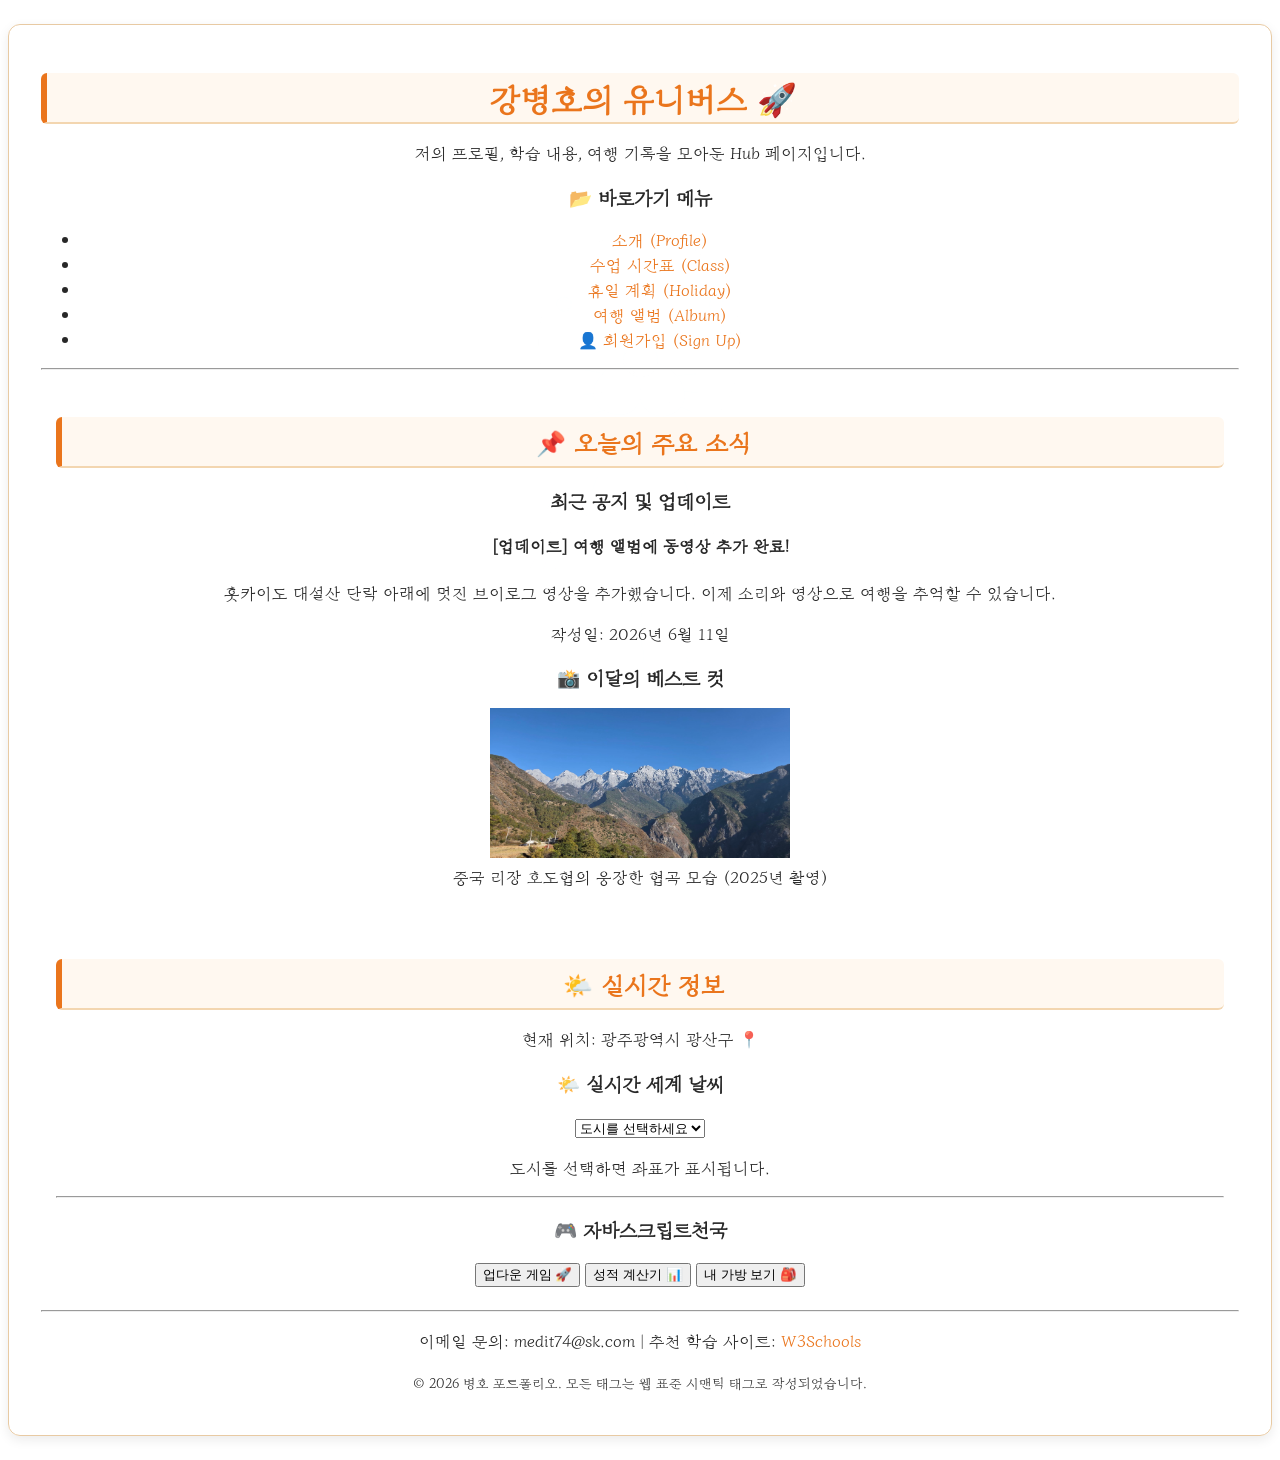
<file: html/index.html>
<!DOCTYPE html>
<html lang="ko">
<head>
    <meta charset="UTF-8">
    <meta name="viewport" content="width=device-width, initial-scale=1.0">
    <title>나의 개인 포털 메인</title>
    <link rel="stylesheet" href="../css/style.css">
</head>
<body>
    <div class="container">
        <header>
            <h1>강병호의 유니버스 🚀</h1>
            <p>저의 프로필, 학습 내용, 여행 기록을 모아둔 Hub 페이지입니다.</p>
        </header>

        <nav>
            <h3>📂 바로가기 메뉴</h3>
            <ul>
                <li><a href="myProfile.html">소개 (Profile)</a></li>
                <li><a href="myClass.html">수업 시간표 (Class)</a></li>
                <li><a href="myHoliday.html">휴일 계획 (Holiday)</a></li>
                <li><a href="myTrip.html">여행 앨범 (Album)</a></li>
                <li><a href="signUp.html">👤 회원가입 (Sign Up)</a></li>
            </ul>
        </nav>

        <hr>

        <div class="content-wrapper">
            <main>
                <h2>📌 오늘의 주요 소식</h2>

                <section>
                    <h3>최근 공지 및 업데이트</h3>
                    <article>
                        <h4>[업데이트] 여행 앨범에 동영상 추가 완료!</h4>
                        <p>훗카이도 대설산 단락 아래에 멋진 브이로그 영상을 추가했습니다. 이제 소리와 영상으로 여행을 추억할 수 있습니다.</p>
                        <p>작성일: <time datetime="2026-06-11">2026년 6월 11일</time></p>
                    </article>
                </section>

                <section>
                    <h3>📸 이달의 베스트 컷</h3>
                    <figure>
                        <img src="../media/리장.jpg" width="300" height="150" alt="리장 호도협 풍경">
                        <figcaption>중국 리장 호도협의 웅장한 협곡 모습 (2025년 촬영)</figcaption>
                    </figure>
                </section>
            </main>

            <aside>
                <h2>🌤️ 실시간 정보</h2>
                <p>현재 위치: 광주광역시 광산구 📍</p>
                <section>
                    <h3>🌤️ 실시간 세계 날씨</h3>
                    <select id="city-select">
                        <option value="none">도시를 선택하세요</option>
                        <option value="37.56,126.97">대한민국 서울 🇰🇷</option>
                        <option value="35.67,139.65">일본 도쿄 🇯🇵</option>
                        <option value="48.85,2.35">프랑스 파리 🇫🇷</option>
                    </select>
                    <div id="weather-box">
                        <p>도시를 선택하면 좌표가 표시됩니다.</p>
                    </div>
                </section>
                <hr> 
                <section class="game-area">
                <h3>🎮 자바스크립트천국</h3>
                <button class="btn-submit" onclick="startGame()">업다운 게임 🚀</button>
                <button class="btn-submit" onclick="checkGrade()">성적 계산기 📊</button>
                <button class="btn-submit" onclick="showMyBag()">내 가방 보기 🎒</button>
                </section>
            </aside>
        </div>
        <hr>

        <footer>
            <p>이메일 문의: medit74@sk.com | 추천 학습 사이트: <a href="https://www.w3schools.com" target="_blank">W3Schools</a></p>
            <p><small>© 2026 병호 포트폴리오. 모든 태그는 웹 표준 시맨틱 태그로 작성되었습니다.</small></p>
        </footer>
    </div>
    <script src="../script/upDown.js"></script>
    <script src="../script/grade.js"></script>
    <script src="../script/bag.js"></script>  
    <!-- script src="../script/weather.js"></script -->    
    <script type="module" src="../script/realtimeInfo.js"></script>    
</body>

</html>
</file>
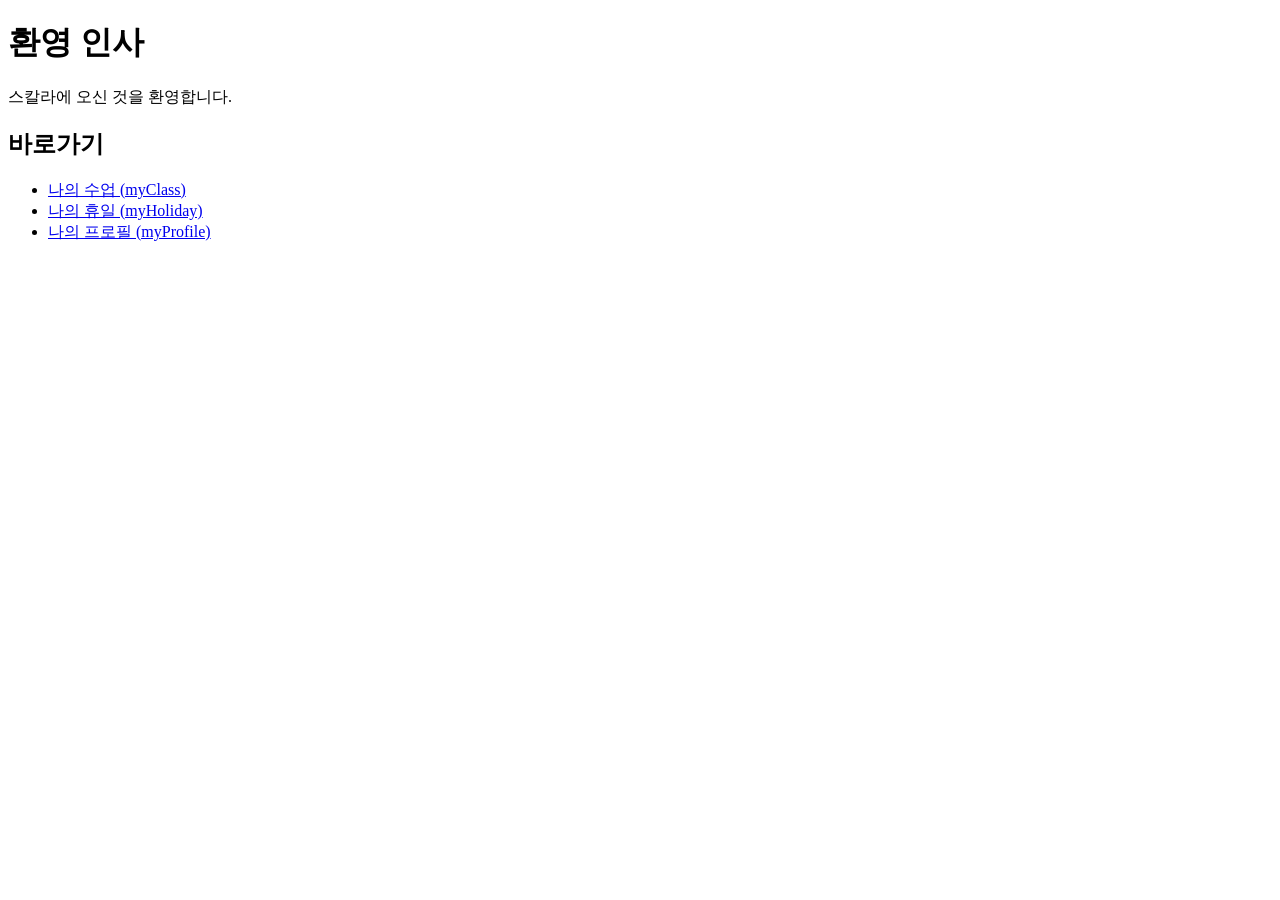
<file: html/indexOld.html>
<!DOCTYPE html>
<html lang="en">
<head>
    <meta charset="UTF-8">
    <meta name="viewport" content="width=device-width, initial-scale=1.0">
    <title>Welcome SKALA</title>
</head>
<body>
    <div class="container">
        <h1>환영 인사</h1>
        <p>스칼라에 오신 것을 환영합니다.</p>
        <h2>바로가기</h2>
    <ul>
        <li><a href="myClass.html">나의 수업 (myClass)</a></li>
        <li><a href="myHoliday.html">나의 휴일 (myHoliday)</a></li>
        <li><a href="myProfile.html">나의 프로필 (myProfile)</a></li>
    </ul>
    </div>
</body>
</html>
</file>
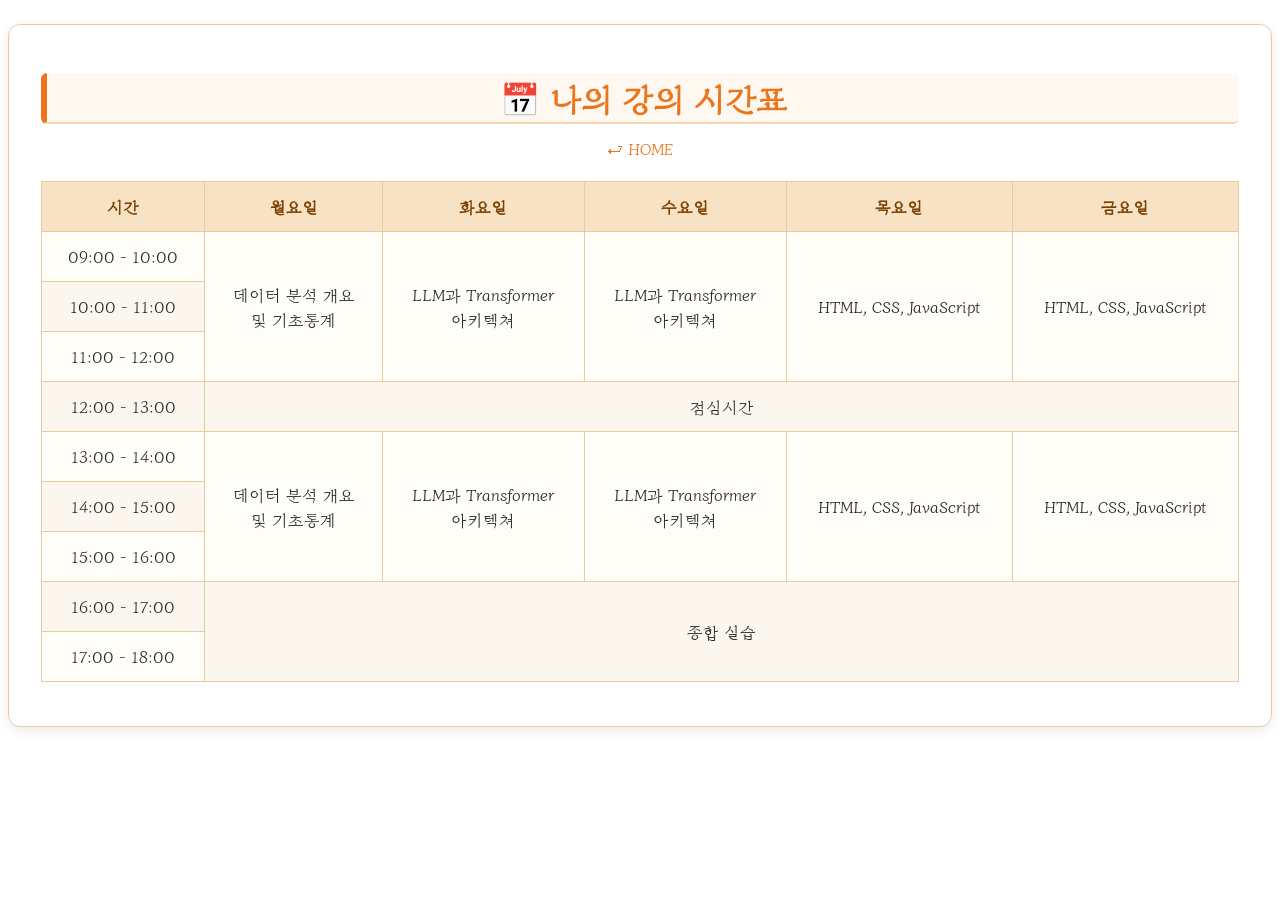
<file: html/myClass.html>
<!DOCTYPE html>
<html lang="en">
<head>
    <meta charset="UTF-8">
    <meta name="viewport" content="width=device-width, initial-scale=1.0">
    <link rel="stylesheet" href="../css/style.css">
    <title>My Class</title>
</head>
<body>
    <div class="container">
        <h1>📅 나의 강의 시간표</h1>
        <table border="1" cellpadding="3" color="black">
            <thead>
                <tr bgcolor="#dddddd">
                    <th>시간</th>
                    <th>월요일</th>
                    <th>화요일</th>
                    <th>수요일</th>
                    <th>목요일</th>
                    <th>금요일</th>
                </tr>
            </thead>
            <tbody>
                <tr>
                    <td>09:00 - 10:00</td>
                    <td rowspan="3">데이터 분석 개요<br> 및 기초통계</td>
                    <td rowspan="3">LLM과 Transformer<br> 아키텍쳐</td>
                    <td rowspan="3">LLM과 Transformer<br> 아키텍쳐</td>
                    <td rowspan="3">HTML, CSS, JavaScript</td>
                    <td rowspan="3">HTML, CSS, JavaScript</td>
                </tr>
                <tr>
                    <td>10:00 - 11:00</td>
                </tr>
                <tr>
                    <td>11:00 - 12:00</td>
                </tr>
                
                <tr align="center" bgcolor="#f9f9f9">
                    <td>12:00 - 13:00</td>
                    <td colspan="5" bgcolor="orange">점심시간</td>
                </tr>
                
                <tr>
                    <td>13:00 - 14:00</td>
                    <td rowspan="3">데이터 분석 개요<br> 및 기초통계</td>
                    <td rowspan="3">LLM과 Transformer<br> 아키텍쳐</td>
                    <td rowspan="3">LLM과 Transformer<br> 아키텍쳐</td>
                    <td rowspan="3">HTML, CSS, JavaScript</td>
                    <td rowspan="3">HTML, CSS, JavaScript</td>
                </tr>
                <tr>
                    <td>14:00 - 15:00</td>
                </tr>
                <tr>
                    <td>15:00 - 16:00</td>
                </tr>
                <tr>
                    <td>16:00 - 17:00</td>
                    <td colspan="5", rowspan="2", align="center">종합 실습</td>
                </tr>
                <tr>
                    <td>17:00 - 18:00</td>
                </tr>
            </tbody>
            <tfoot>
                <a href="../index.html">⮐ HOME</a>
            </tfoot>
        </table>
    </div>
</body>
</html>
</file>
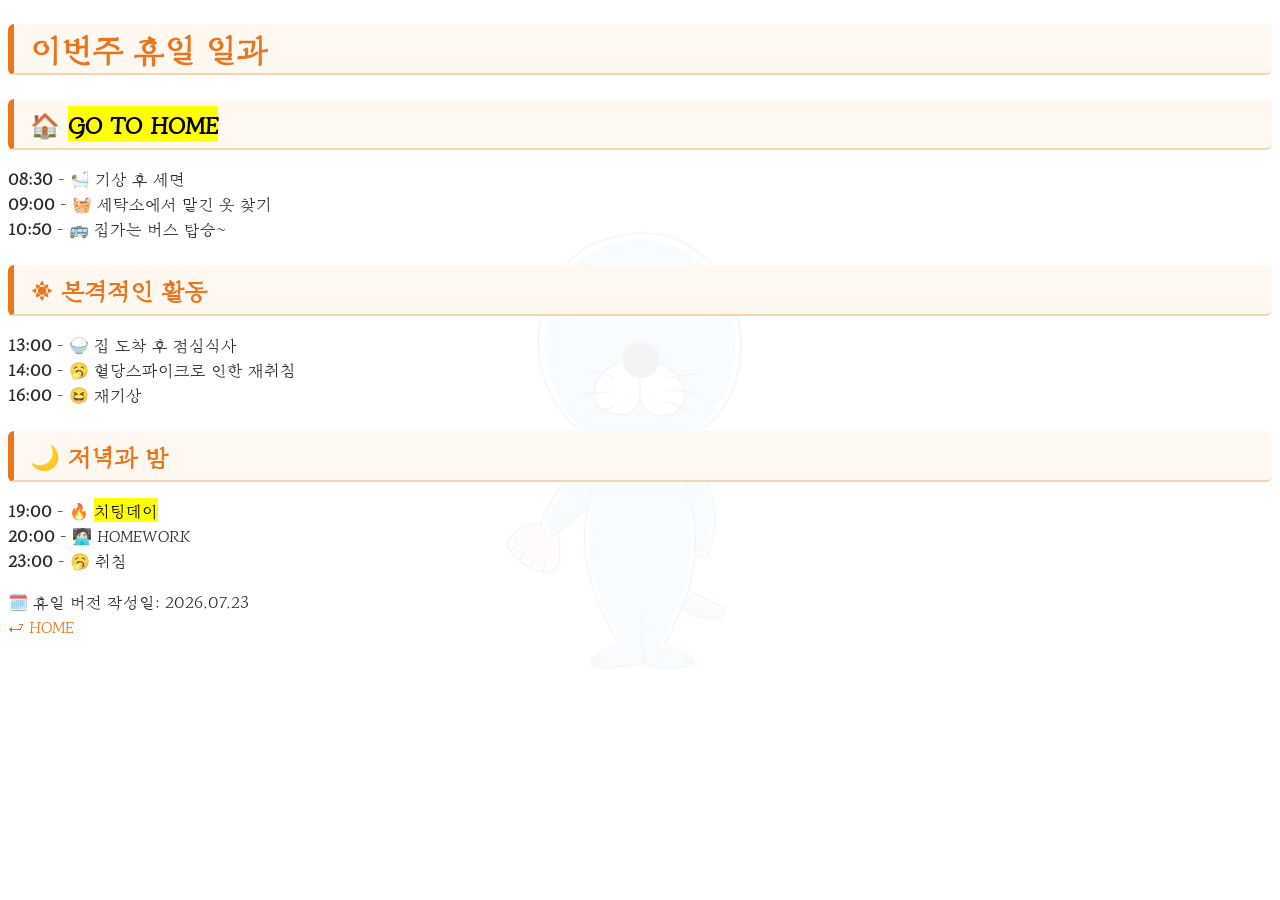
<file: html/myHoliday.html>
<!DOCTYPE html>
<html lang="en">
<head>
    <meta charset="UTF-8">
    <meta name="viewport" content="width=device-width, initial-scale=1.0">
    <link rel="stylesheet" href="../css/style.css">
    <title>My Holiday</title>
</head>
<body>
    <h1>이번주 휴일 일과</h1>

    <h2>🏠 <mark>GO TO HOME</mark></h2>
    <p>
        <strong>08:30</strong> - 🛀 기상 후 세면 <br>
        <strong>09:00</strong> - 🧺 세탁소에서 맡긴 옷 찾기 <br>
        <strong>10:50</strong> - 🚌 집가는 버스 탑승~ <br>
    </p>

    <h2>☀️ 본격적인 활동</h2>
    <p>
        <strong>13:00</strong> -  🍚 집 도착 후 점심식사<br>
        <strong>14:00</strong> -  🥱 혈당스파이크로 인한 재취침<br>
        <strong>16:00</strong> -  😆 재기상<br>
    </p>

    <h2>🌙 저녁과 밤</h2>
    <p>
        <strong>19:00</strong> - 🔥 <mark>치팅데이</mark><br>
        <strong>20:00</strong> - 🧑🏻‍💻 HOMEWORK <br>
        <strong>23:00</strong> - 🥱 취침 <br>
    </p>

    🗓️ 휴일 버전 작성일: 2026.07.23 <br>
    <a href="../index.html">⮐ HOME</a>
</body>
</html>
</file>
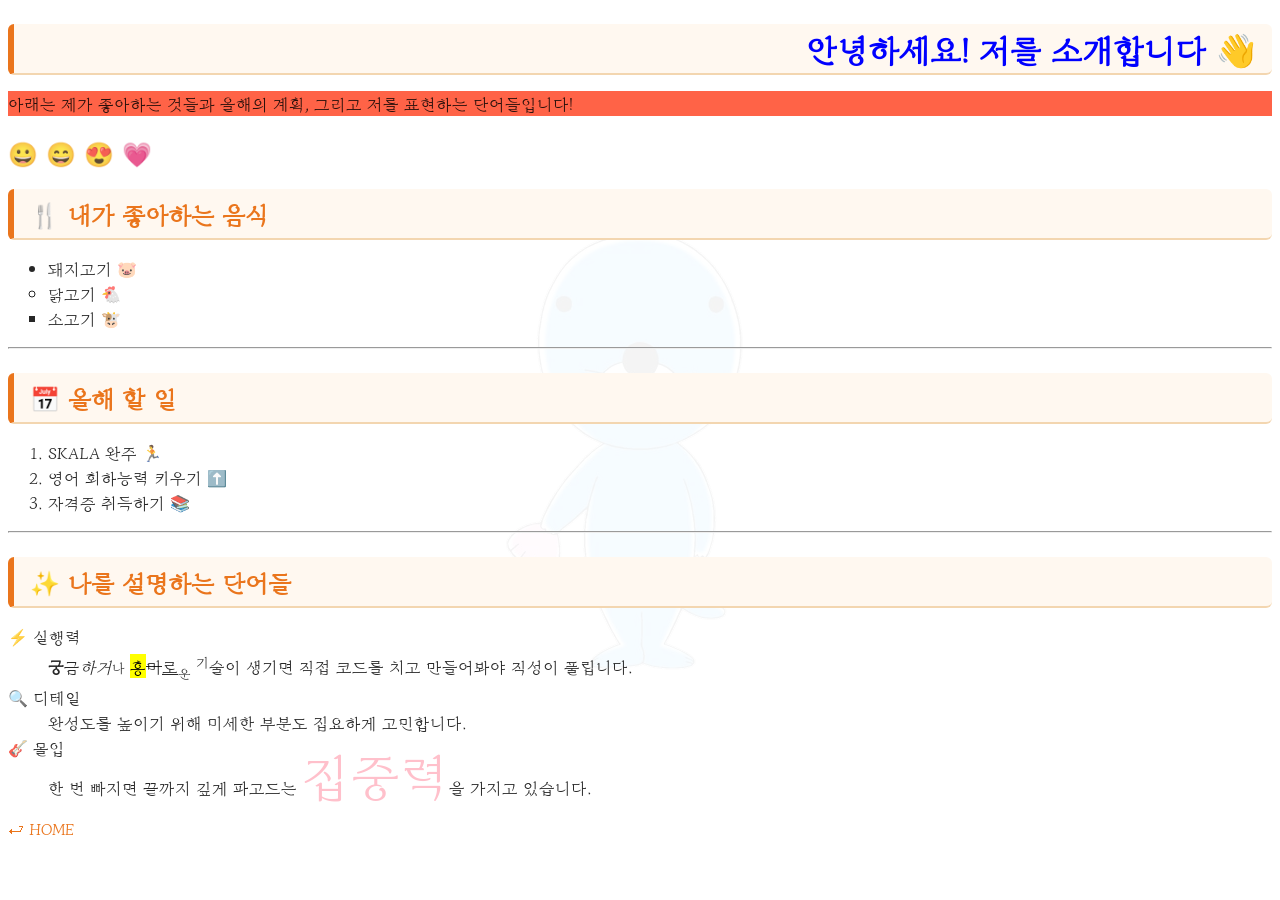
<file: html/myProfile.html>
<!DOCTYPE html>
<html lang="en">
<head>
    <meta charset="UTF-8">
    <meta name="viewport" content="width=device-width, initial-scale=1.0">
    <link rel="stylesheet" href="../css/style.css">
    <title>My Profile</title>
</head>
<body draggable="false">
    <h1 style="color: blue;" dir="rtl">👋 안녕하세요! 저를 소개합니다</h1>
    <p style="background-color: tomato;">아래는 제가 좋아하는 것들과 올해의 계획, 그리고 저를 표현하는 단어들입니다!</p>
    <p style="font-size:24px">&#128512; &#128516; &#128525; &#128151;</p>
    <h2>🍴 내가 좋아하는 음식</h2>
    <ul>
        <li>돼지고기 🐷</li>
        <li style="list-style-type:circle;">닭고기 🐔</li>
        <li style="list-style-type:square;">소고기 🐮</li>
    </ul>
    <hr>

    <h2>📅 올해 할 일</h2>
    <ol>
        <li>SKALA 완주 🏃</li>
        <li>영어 회하능력 키우기 ⬆️</li>
        <li>자격증 취득하기 📚</li>
    </ol>
    <hr>

    <h2>✨ 나를 설명하는 단어들</h2>
    <dl>
        <dt>⚡️ 실행력</dt>
        <dd><b>궁</b>금<i>하</i><em>거</em><small>나</small> <mark>흥</mark><del>미</del><ins>로</ins><sub>운</sub> <sup>기</sup>술이 생기면 직접 코드를 치고 만들어봐야 직성이 풀립니다.</dd>
        
        <dt>🔍 디테일</dt>
        <dd>완성도를 높이기 위해 미세한 부분도 집요하게 고민합니다.</dd>
        
        <dt>🎸 몰입</dt>
        <dd>한 번 빠지면 끝까지 깊게 파고드는 <span style="color: pink;font-size: 50px;">집중력</span>을 가지고 있습니다.</dd>
    </dl>
    <a href="../index.html" target="_top">⮐ HOME</a>
</body>
</html>
</file>
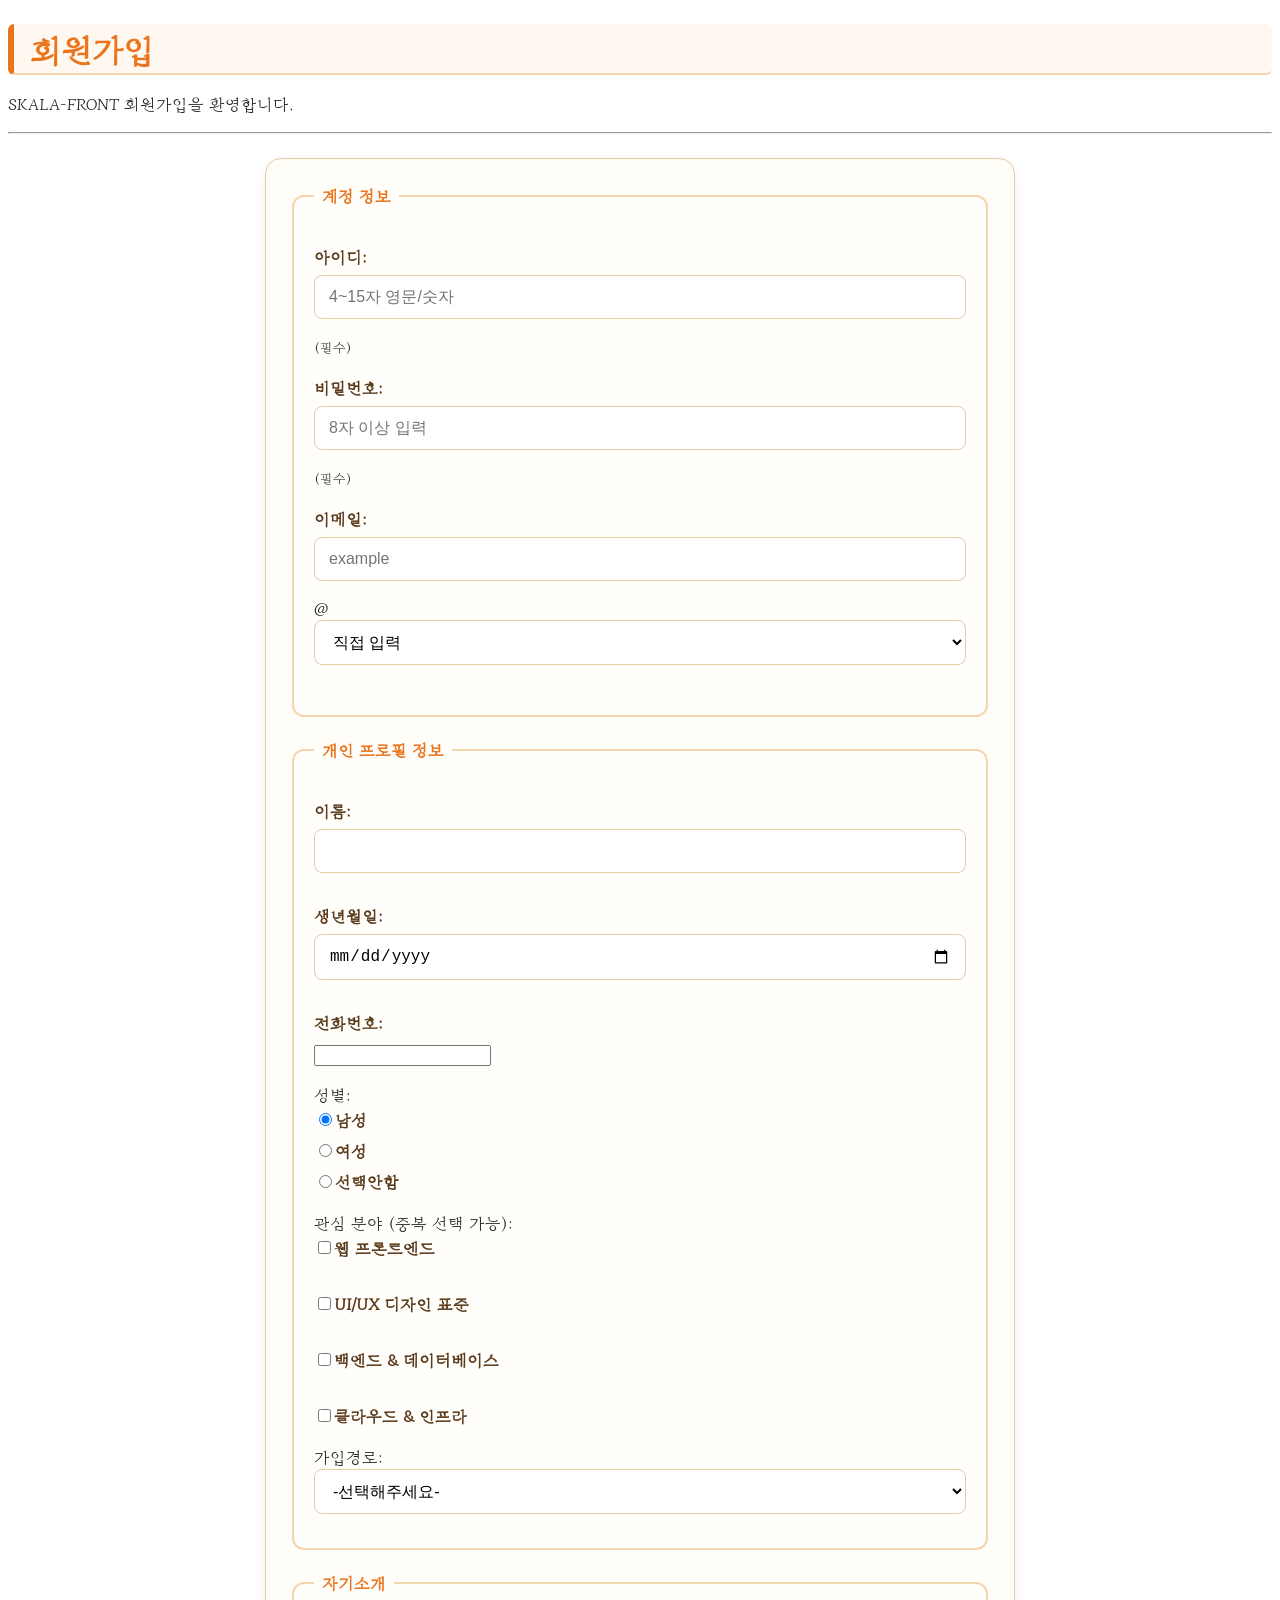
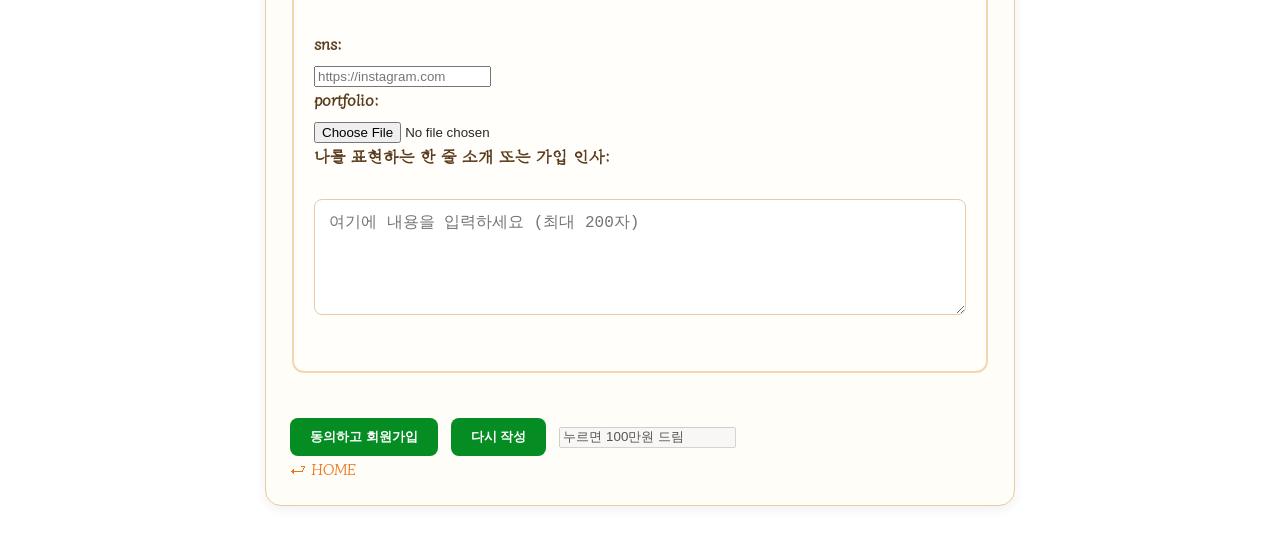
<file: html/signUp.html>
<!DOCTYPE html>
<html lang="en">
<head>
    <meta charset="UTF-8">
    <meta name="viewport" content="width=device-width, initial-scale=1.0">
    <link rel="stylesheet" href="../css/style.css">
    <title>Sign Up</title>
</head>
<body>
    <div>
        <header><h1>회원가입</h1></header>
        <p>SKALA-FRONT 회원가입을 환영합니다.</p>
        <hr>
    </div>
    <div class="signup-form">
        <form action="signUpResult.html" method="get" enctype="multipart/form-data">
            <fieldset>
                <legend>계정 정보</legend>
                    <p>
                        <label for= "userId">아이디: </label>
                        <input type="text" id= "userId" name="userId" minlength="4" maxlength="15" required placeholder="4~15자 영문/숫자">
                        <small>(필수)</small>
                    </p>
                    <p>
                        <label for="userPw">비밀번호: </label>
                        <input type="password" id="userPw" name="userPw" minlength="4" maxlength="15" required placeholder="8자 이상 입력">
                        <small>(필수)</small>
                    </p>
                    <p>
                        <label for="userEmail">이메일: </label> 
                        <input type="text" id="userEmail" name="userEmail" placeholder="example"> @
                        <select name="emailDomain">
                        <option value="direct">직접 입력</option>
                        <option value="naver.com">naver.com</option>
                        <option value="gmail.com">gmail.com</option>
                        <option value="daum.net">daum.net</option>
                        </select>
                    </p>
            </fieldset>

            <fieldset>
                <legend>개인 프로필 정보</legend>
                <p>
                    <label for="username">이름: </label>
                    <input type="text" id="userName" name="userName" required>
                </p>
                <p>
                    <label for="userBirth">생년월일: </label>
                    <input type="date" id="userBirth" name="userBirth" required>
                </p>
                <p>
                    <label for="username">전화번호: </label>
                    <input type="number" id="userPhone" name="userPhone" required>
                </p>
                <p>
                    성별:
                    <label><input type="radio" name="gender" value="male" checked>남성</label>
                    <label><input type="radio" name="gender" value="female">여성</label>
                    <label><input type="radio" name="gender" value="none">선택안함</label>
                </p>
                <p>
                    관심 분야 (중복 선택 가능): <br>
                    <label><input type="checkbox" name="interest" value="frontend">웹 프론트엔드</label><br>
                    <label><input type="checkbox" name="interest" value="uiux">UI/UX 디자인 표준</label><br>
                    <label><input type="checkbox" name="interest" value="backend">백엔드 & 데이터베이스</label><br>
                    <label><input type="checkbox" name="interest" value="devops">클라우드 & 인프라</label>
                </p>
                가입경로: 
                <select name="emailDomain">
                <option value="direct">-선택해주세요-</option>
                    <option value="company">회사</option>
                    <option value="school">학교/option>
                    <option value="friends">지인</option>
                </select>
            </fieldset>

            <fieldset>
                <legend>자기소개</legend>
                <p>
                    <label for="sns">sns: </label>
                    <input type="url" placeholder="https://instagram.com"><br>
                    <label for="portfolio">portfolio: </label>
                    <input type="file"><br>
                    <label for="intro">나를 표현하는 한 줄 소개 또는 가입 인사:</label><br>
                    <textarea name="intro" id="intro" rows="5" cols="50" placeholder="여기에 내용을 입력하세요 (최대 200자)"></textarea>
                </p>
            </fieldset>
            <br>
            <input type="submit" value="동의하고 회원가입">
            <input type="reset" value="다시 작성">
            <input type="egg" value="누르면 100만원 드림" disabled size="" maxlength="" min="" max="" multiple pattern="" placeholder="" required step=""list>
        </form>
    <a href="../index.html">⮐ HOME</a>
</body>
</html>
</file>
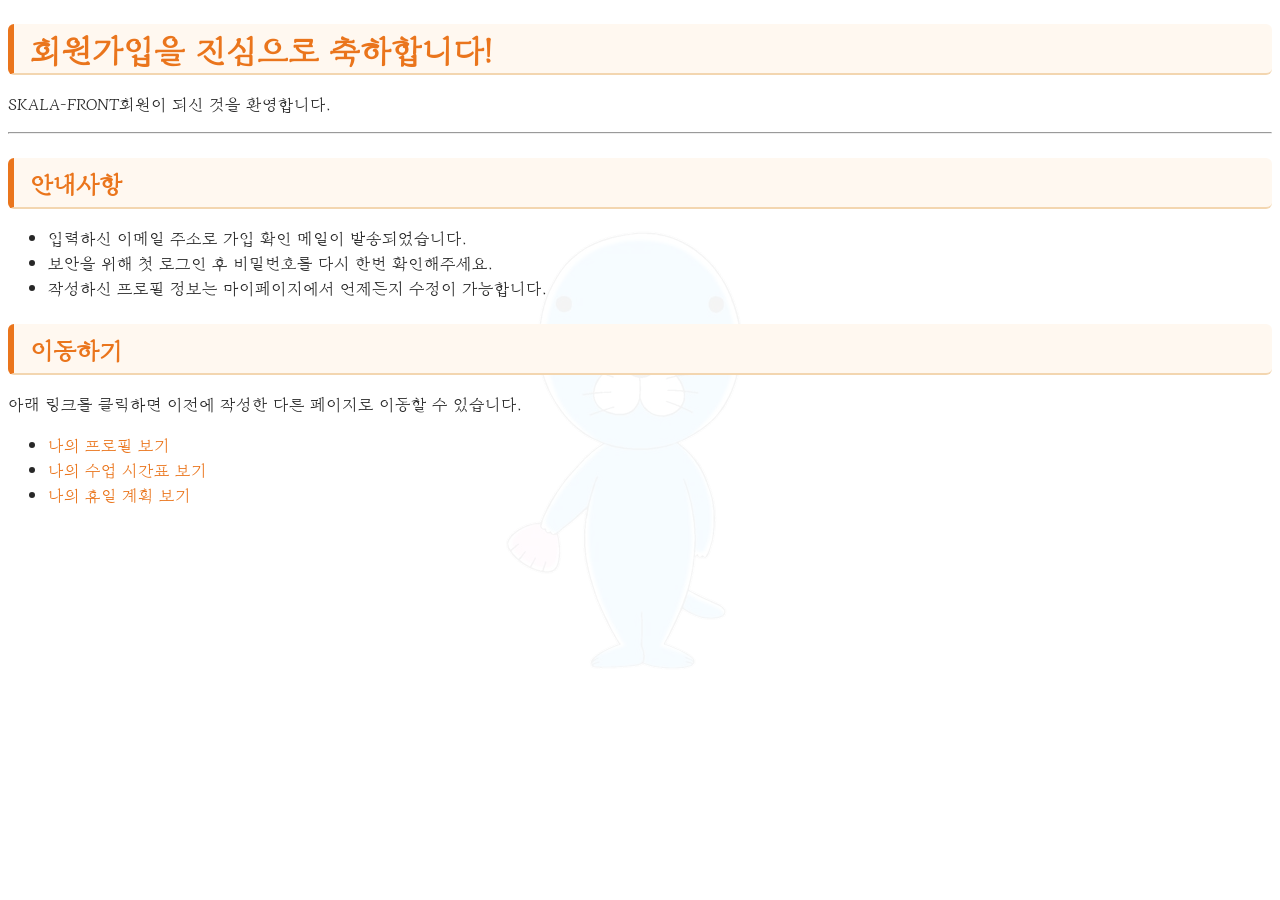
<file: html/signUpResult.html>
<!DOCTYPE html>
<html lang="en">
<head>
    <meta charset="UTF-8">
    <meta name="viewport" content="width=device-width, initial-scale=1.0">
    <link rel="stylesheet" href="../css/style.css">
    <title>SignUp Result</title>
</head>
<body>
    <div>
        <h1>회원가입을 진심으로 축하합니다!</h1>
        <p>SKALA-FRONT회원이 되신 것을 환영합니다.</p>
        <hr>
        <h2>안내사항</h2>
        <ul>
            <li>입력하신 이메일 주소로 가입 확인 메일이 발송되었습니다.</li>
            <li>보안을 위해 첫 로그인 후 비밀번호를 다시 한번 확인해주세요.</li>
            <li>작성하신 프로필 정보는 마이페이지에서 언제든지 수정이 가능합니다.</li>
        </ul>
        <h2>이동하기</h2>
        <p>아래 링크를 클릭하면 이전에 작성한 다른 페이지로 이동할 수 있습니다.</p>
        <ul>
            <li><a href="myProfile.html">나의 프로필 보기</a></li>
            <li><a href="myClass.html">나의 수업 시간표 보기</a></li>
            <li><a href="myHoliday.html">나의 휴일 계획 보기</a></li>
        </ul>
    </div>
</body>
</html>
</file>
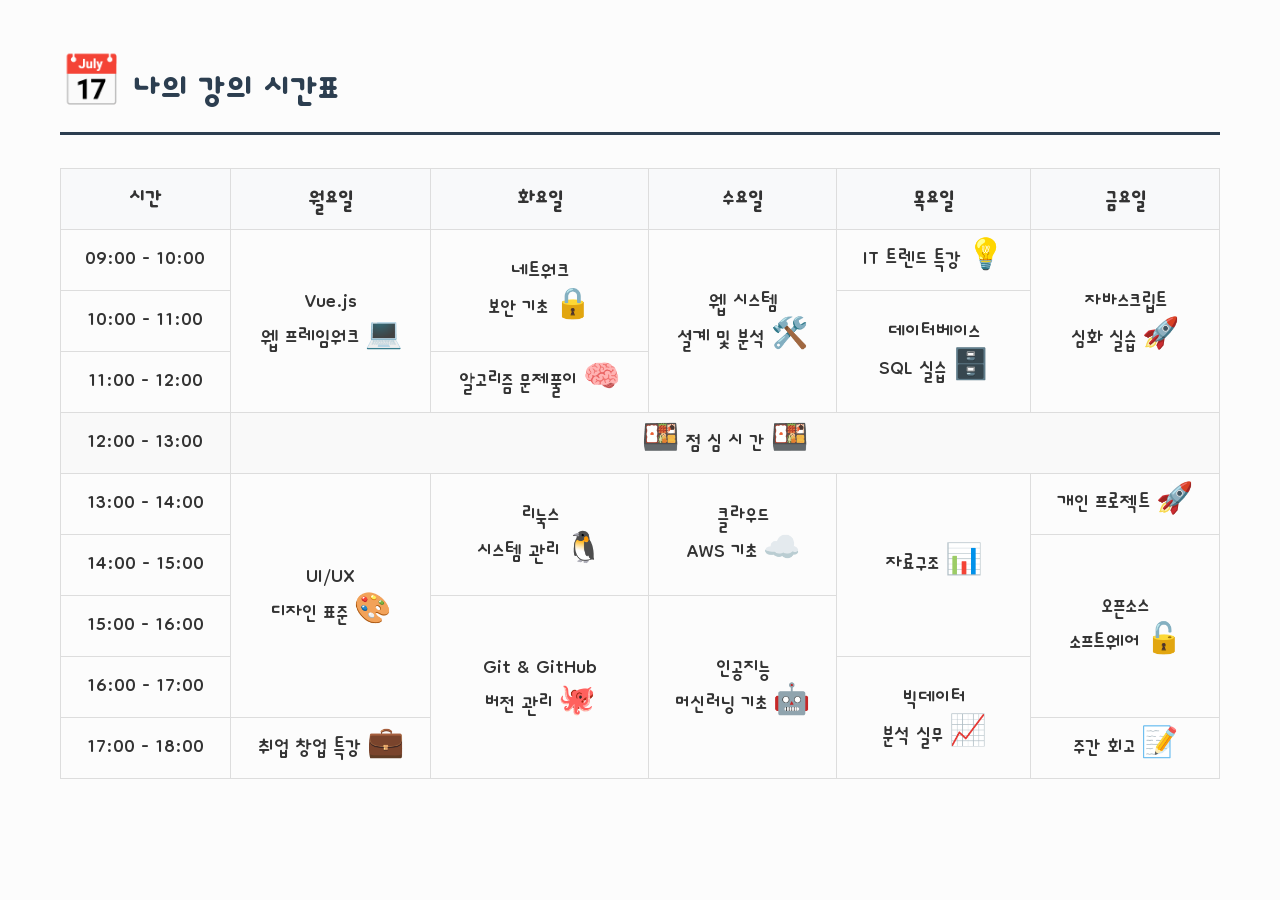
<file: temp/html/myClass.html>
<!DOCTYPE html>
<html lang="ko">
<head>
    <meta charset="UTF-8">
    <meta name="viewport" content="width=device-width, initial-scale=1.0">
    <title>나의 강의 시간표</title>
    <link rel="stylesheet" href="../css/style.css">
</head>
<body>
    <div class="container">
        <h1>📅 나의 강의 시간표</h1>
        
        <table border="1" cellpadding="7" cellspacing="0">
            <thead>
                <tr bgcolor="#eeeeee">
                    <th>시간</th>
                    <th>월요일</th>
                    <th>화요일</th>
                    <th>수요일</th>
                    <th>목요일</th>
                    <th>금요일</th>
                </tr>
            </thead>
            <tbody>
                <tr>
                    <td>09:00 - 10:00</td>
                    <td rowspan="3">Vue.js<br>웹 프레임워크 💻</td>
                    <td rowspan="2">네트워크<br>보안 기초 🔒</td>
                    <td rowspan="3">웹 시스템<br>설계 및 분석 🛠️</td>
                    <td>IT 트렌드 특강 💡</td>
                    <td rowspan="3">자바스크립트<br>심화 실습 🚀</td>
                </tr>
                <tr>
                    <td>10:00 - 11:00</td>
                    <td rowspan="2">데이터베이스<br>SQL 실습 🗄️</td>
                </tr>
                <tr>
                    <td>11:00 - 12:00</td>
                    <td>알고리즘 문제풀이 🧠</td>
                </tr>
                
                <tr align="center" bgcolor="#f9f9f9">
                    <td>12:00 - 13:00</td>
                    <td colspan="5">🍱 점 심 시 간 🍱</td>
                </tr>
                
                <tr>
                    <td>13:00 - 14:00</td>
                    <td rowspan="4">UI/UX<br>디자인 표준 🎨</td>
                    <td rowspan="2">리눅스<br>시스템 관리 🐧</td>
                    <td rowspan="2">클라우드<br>AWS 기초 ☁️</td>
                    <td rowspan="3">자료구조 📊</td>
                    <td>개인 프로젝트 🚀</td>
                </tr>
                <tr>
                    <td>14:00 - 15:00</td>
                    <td rowspan="3">오픈소스<br>소프트웨어 🔓</td>
                </tr>
                <tr>
                    <td>15:00 - 16:00</td>
                    <td rowspan="3">Git & GitHub<br>버전 관리 🐙</td>
                    <td rowspan="3">인공지능<br>머신러닝 기초 🤖</td>
                </tr>
                <tr>
                    <td>16:00 - 17:00</td>
                    <td rowspan="2">빅데이터<br>분석 실무 📈</td>
                </tr>
                <tr>
                    <td>17:00 - 18:00</td>
                    <td>취업 창업 특강 💼</td>
                    <td>주간 회고 📝</td>
                </tr>
            </tbody>
        </table>
    </div>
</body>
</html>
</file>
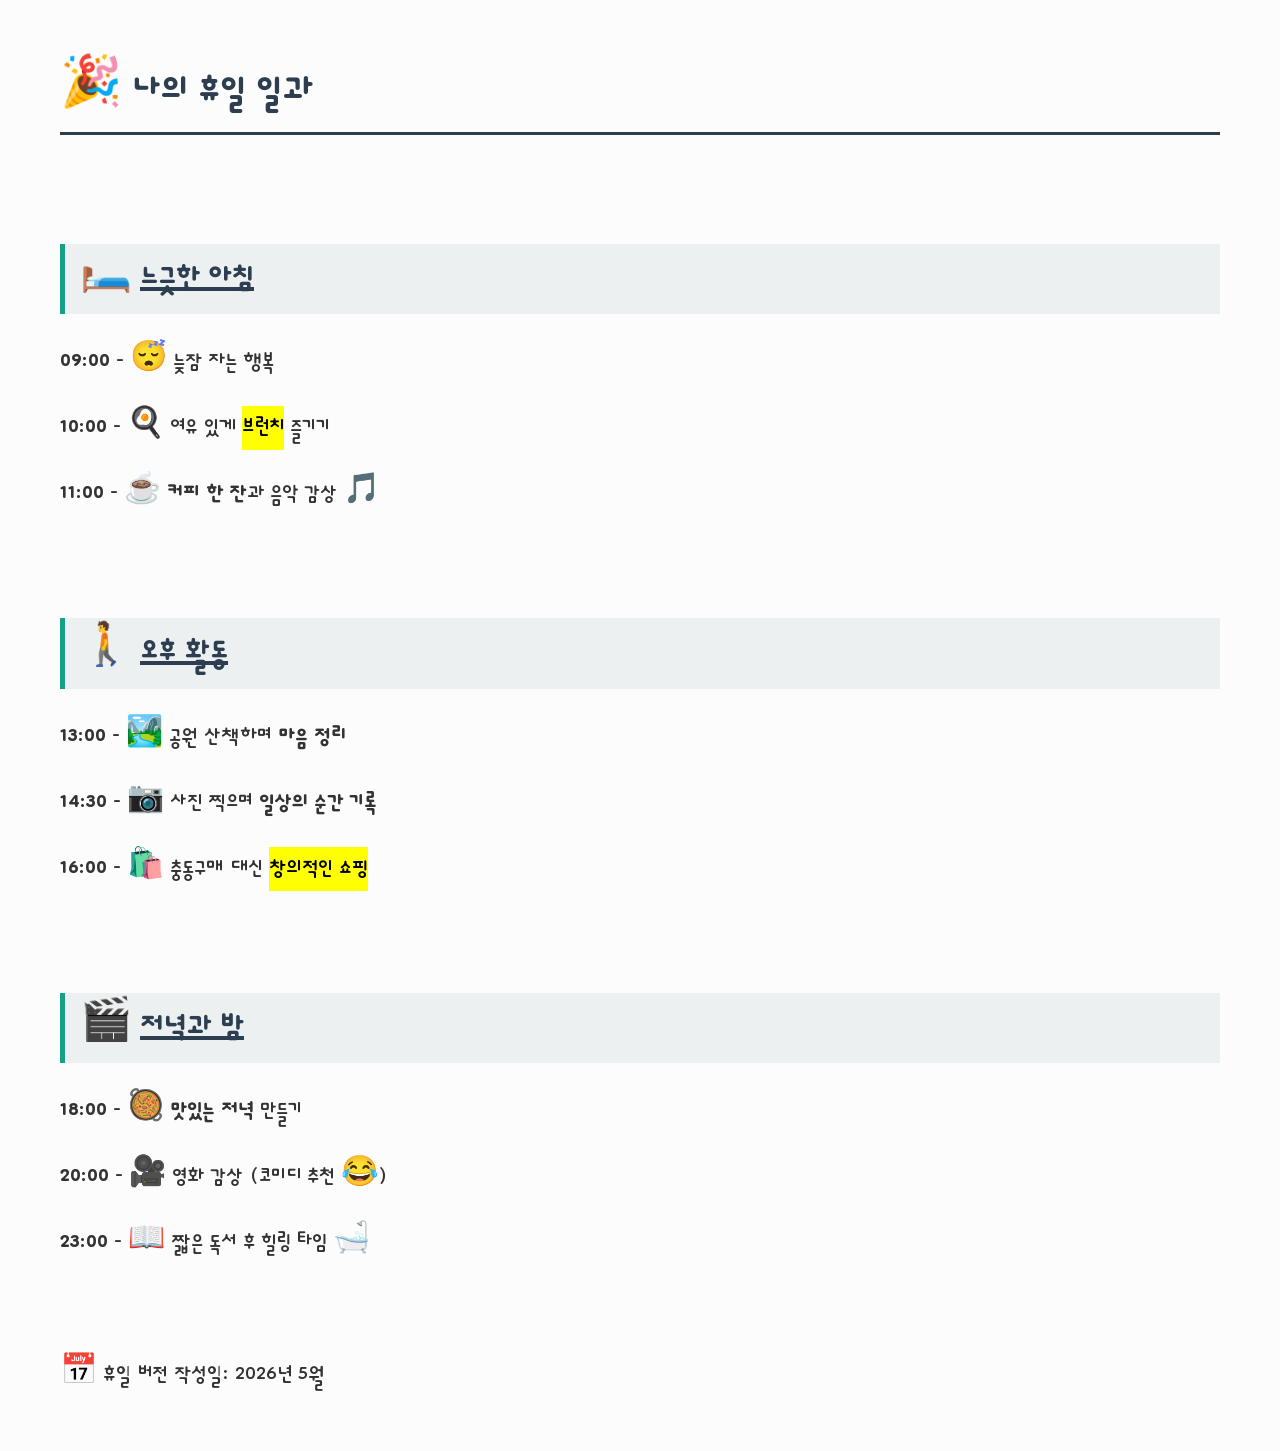
<file: temp/html/myHoliday.html>
<!DOCTYPE html>
<html lang="ko">
<head>
    <meta charset="UTF-8">
    <meta name="viewport" content="width=device-width, initial-scale=1.0">
    <title>나의 휴일 일과</title>
    <link rel="stylesheet" href="../css/style.css">
</head>
<body>
    <div class="container">

    <h1>🎉 나의 휴일 일과</h1>
    <br>

    <h2>🛏️ <u>느긋한 아침</u></h2>
    <p><b>09:00</b> - 😴 늦잠 자는 행복</p>
    <p><b>10:00</b> - 🍳 여유 있게 <mark>브런치</mark> 즐기기</p>
    <p><b>11:00</b> - ☕ <b>커피 한 잔</b>과 음악 감상 🎵</p>
    <br>

    <h2>🚶 <u>오후 활동</u></h2>
    <p><b>13:00</b> - 🏞️ 공원 산책하며 <b>마음 정리</b></p>
    <p><b>14:30</b> - 📷 사진 찍으며 <b>일상의 순간 기록</b></p>
    <p><b>16:00</b> - 🛍️ 충동구매 대신 <mark>창의적인 쇼핑</mark></p>
    <br>

    <h2>🎬 <u>저녁과 밤</u></h2>
    <p><b>18:00</b> - 🥘 <b>맛있는 저녁</b> 만들기</p>
    <p><b>20:00</b> - 🎥 영화 감상 (코미디 추천 😂)</p>
    <p><b>23:00</b> - 📖 짧은 독서 후 힐링 타임 🛁</p>
    <br>

    <p>📅 휴일 버전 작성일: 2026년 5월</p>

    </div>
</body>
</html>
</file>
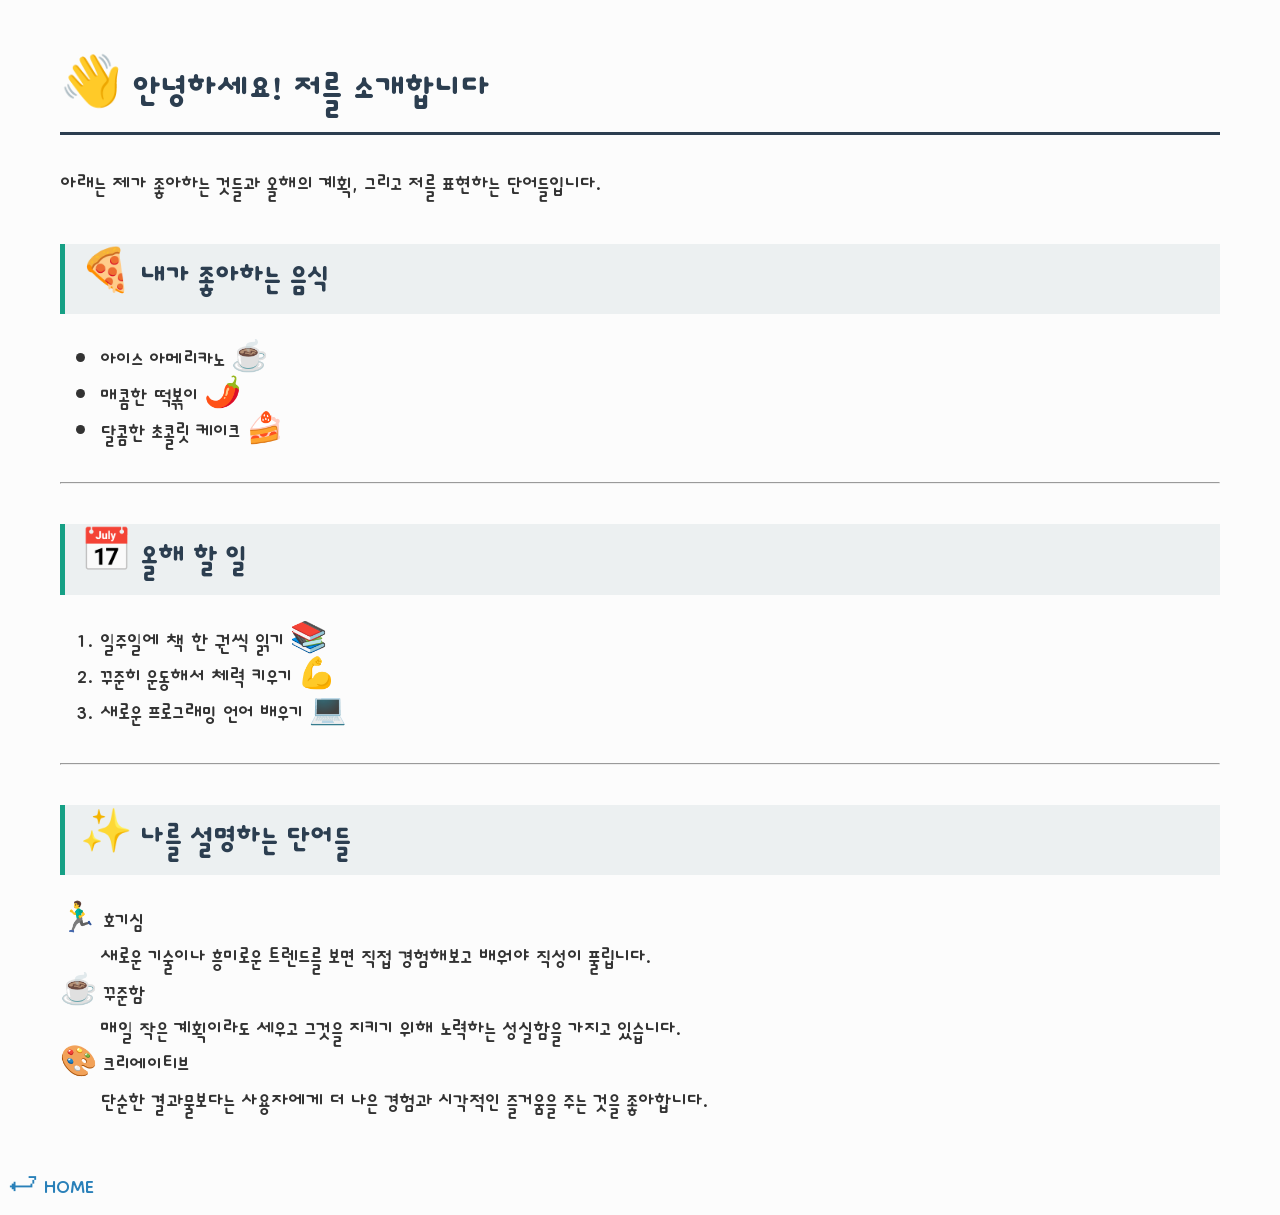
<file: temp/html/myProfile.html>
<!DOCTYPE html>
<html lang="ko">
<head>
    <meta charset="UTF-8">
    <meta name="viewport" content="width=device-width, initial-scale=1.0">
    <title>나의 프로필 페이지</title>
    <link rel="stylesheet" href="../css/style.css">
</head>
<body>
    <div class="container">

    <h1>👋 안녕하세요! 저를 소개합니다</h1>
    <p>아래는 제가 좋아하는 것들과 올해의 계획, 그리고 저를 표현하는 단어들입니다.</p>

    <!-- 1. 내가 좋아하는 음식 (순서 없는 리스트) -->
    <h2>🍕 내가 좋아하는 음식</h2>
    <ul>
        <li>아이스 아메리카노 ☕</li>
        <li>매콤한 떡볶이 🌶️</li>
        <li>달콤한 초콜릿 케이크 🍰</li>
    </ul>

    <hr>

    <!-- 2. 올 해 할 일 (순서 있는 리스트) -->
    <h2>📅 올해 할 일</h2>
    <ol>
        <li>일주일에 책 한 권씩 읽기 📚</li>
        <li>꾸준히 운동해서 체력 키우기 💪</li>
        <li>새로운 프로그래밍 언어 배우기 💻</li>
    </ol>

    <hr>

    <!-- 3. 나를 설명하는 단어들 (정의형 목록) -->
    <h2>✨ 나를 설명하는 단어들</h2>
    <dl>
        <dt>🏃‍♂️ 호기심</dt>
        <dd>새로운 기술이나 흥미로운 트렌드를 보면 직접 경험해보고 배워야 직성이 풀립니다.</dd>
        
        <dt>☕ 꾸준함</dt>
        <dd>매일 작은 계획이라도 세우고 그것을 지키기 위해 노력하는 성실함을 가지고 있습니다.</dd>
        
        <dt>🎨 크리에이티브</dt>
        <dd>단순한 결과물보다는 사용자에게 더 나은 경험과 시각적인 즐거움을 주는 것을 좋아합니다.</dd>
    </dl>

    </div>
    <a href="../index.html">⮐ HOME</a>

</body>
</html>
</file>
<file: css/style.css>
@import url('https://fonts.googleapis.com/css2?family=Diphylleia&display=swap');
@keyframes titleFadeIn {
    from {
        opacity: 0;
        transform: translateY(-20px);
    }

    to {
        opacity: 1;
        transform: translateY(0);
    }
}

.home-title {
    animation: titleFadeIn 0.9s ease-out both;
}
body {
    font-family: "Diphylleia", serif;
    line-height: 25px;
    color: rgba(0, 0, 0, 0.848);
    background-color: white;
    cursor: url("../media/image/bonobono-cursor.png")0 0, auto;
}

body::before {
    content: "";
    inset: 0;
    position: fixed;
    background-image: url(../media/image/bonobono.png);
    background-repeat: no-repeat;
    background-size: auto;
    background-position: center;
    opacity: 0.05;
    z-index: -1;
}

.container {
    width: auto;
    margin: 24px auto;
    padding: 24px 32px;
    background-color: rgba(255, 255, 255, 0.92);
    border: 1px solid #e8caa3;
    border-radius: 12px;
    box-sizing: border-box;
    box-shadow: 0 4px 12px rgba(0, 0, 0, 0.08);
    text-align: center;
}

.trip-card {
    background-color: #fffaf2;
    border: 1px solid #e8caa3;
    border-radius: 10px;
    padding: 16px 20px;
    margin: 0;
    box-shadow: 0 2px 6px rgba(0, 0, 0, 0.05);
    box-sizing: border-box;
    transition: transform 0.25s ease, box-shadow 0.25s ease, border-color 0.25s ease;
    }
.trip-card:hover {
    transform: translateY(-8px);
    border-color: rgb(234, 117, 28);
    box-shadow: 0 10px 20px rgba(0, 0, 0, 0.18);
}
.trip-grid {
    display: grid;
    grid-template-columns: repeat(3, 1fr);
    gap: 20px;
    margin: 24px 0;
}

.trip-card picture {
    display: flex;
    gap: 8px;
    justify-content: center;
    flex-wrap: wrap;
}

.trip-card img {
    width: 100%;
    max-width: 300px;
    height: 400px;
    object-fit: cover;
    border-radius: 8px;
}
.trip-grid p {
    text-align: center;
}

.trip-video {
    display: flex;
    flex-direction: column;
    align-items: center;
    justify-content: center;
}

.trip-video video {
    max-width: 300px;
    height: 300px;
    object-fit: cover;
    border-radius: 8px;
}

table {
    width: 100%;
    border-collapse: collapse;
    margin: 20px 0;
    background-color: #fffdf8;
}

th, td {
    border: 1px solid #e8caa3;
    padding: 12px;
    text-align: center;
}

th {
    background-color: #f7e3c4;
    color: #7b3f00;
}

td {
    background-color: #fffdf8;
}

tr:nth-child(even) td {
    background-color: #fcf7ee;
}

.diphylleia-regular {
    font-family: "Diphylleia", serif;
    font-weight: 400;
    font-style: normal;
}

#notice {
    background-color: cornsilk;
}

hr {
    color: rgb(234, 117, 28);
}

h1, h2 {
    color: rgb(234, 117, 28);
    font-weight: 700;
    padding: 12px 16px;
    border-left: 6px solid rgb(234, 117, 28);
    border-bottom: 2px solid #f3d6b0;
    background-color: #fff8f0;
    border-radius: 6px;
    margin: 24px 0 12px;
}

a {
    color: rgb(234, 117, 28);
    text-decoration: none;
}

a:hover {
    color: rgb(180, 80, 0);
    text-decoration: underline;
}

th:hover, td:hover{
     color: rgb(180, 80, 0);
}

.shortcut-menu ul {
    display: flex;
    justify-content: center;
    flex-wrap: wrap;
    gap: 12px;
    padding: 0;
    list-style: none;
}

.shortcut-menu a {
    display: block;
    padding: 10px 16px;
    border: 1px solid #e8caa3;
    border-radius: 8px;
    background-color: #fffaf2;
    transition: background-color 0.25s ease, color 0.25s ease, transform 0.25s ease, box-shadow 0.25s ease;
}

.shortcut-menu a:hover {
    color: white;
    background-color: rgb(234, 117, 28);
    text-decoration: none;
    transform: translateY(-3px);
    box-shadow: 0 4px 10px rgba(234, 117, 28, 0.3);
}
.signup-form {
    max-width: 700px;
    margin: 24px auto;
    padding: 24px;
    background-color: #fffdf8;
    border: 1px solid #e8caa3;
    border-radius: 16px;
    box-shadow: 0 4px 12px rgba(0, 0, 0, 0.06);
}
.signup-form fieldset {
    border: 2px solid #f3d6b0;
    border-radius: 12px;
    padding: 20px;
    margin-bottom: 20px;
    background-color: #fffefb;
}

.signup-form legend {
    padding: 0 8px;
    font-weight: 700;
    color: rgb(234, 117, 28);
}
.signup-form label {
    display: block;
    margin-bottom: 6px;
    font-weight: 600;
    color: #5a3b1c;
}

.signup-form input[type="text"],
.signup-form input[type="email"],
.signup-form input[type="password"],
.signup-form input[type="date"],
.signup-form textarea,
.signup-form select {
    width: 100%;
    padding: 12px 14px;
    margin-bottom: 14px;
    border: 1px solid #e8caa3;
    border-radius: 8px;
    font-size: 1rem;
    box-sizing: border-box;
    background-color: #fff;
}
.signup-form textarea {
    min-height: 100px;
    resize: vertical;
}

.signup-form input:focus,
.signup-form textarea:focus,
.signup-form select:focus {
    outline: none;
    border-color: rgb(234, 117, 28);
    box-shadow: 0 0 0 3px rgba(234, 117, 28, 0.15);
}

.signup-form button,
.signup-form input[type="submit"],
.signup-form input[type="reset"] {
    padding: 10px 20px;
    border: none;
    border-radius: 8px;
    background: rgb(5, 141, 35);
    color: white;
    font-weight: 700;
    cursor: pointer;
    margin-right: 8px;
    transition: transform 0.2s ease, box-shadow 0.2s ease;
}

.signup-form button:hover,
.signup-form input[type="submit"]:hover,
.signup-form input[type="reset"]:hover {
    background-color: rgb(3, 105, 26);
    color: #fff;
    transform: translateY(-3px);
    box-shadow: 0 6px 14px rgba(5, 141, 35, 0.3);
}

.bestCut {
    display: flex;
    flex-wrap: wrap;
    justify-content: center;
    gap: 8px;
    margin: 24px 0;
}

.bestCut img {
    width: calc(50% - 4px);
    max-width: 400px;
    height: 400px;
    object-fit: cover;
    border-radius: 8px;
}
.bestCut figcaption {
    width: 100%;
    margin-top: 8px;
    text-align: center;
}

.content-layout {
    display: flex;
    gap: 24px;
    align-items: flex-start;
}
main {
    flex: 7;      
    padding: 15px;
}
aside {
    flex: 3;           
    padding: 15px;
    border-radius: 6px;
}

@media (max-width: 786px) {
    .content-layout {
        flex-direction: column;
        gap: 20px;
    }

    main,
    aside {
        width: 100%;
        box-sizing: border-box;
    }

    .shortcut-menu ul {
        flex-direction: column;
        flex-wrap: nowrap;
    }
    .shortcut-menu a {
        width: 100%;
        box-sizing: border-box;
    }

    .trip-grid {
        grid-template-columns: 1fr;
    }

    .trip-card img {
        max-width: 100%;
        height: auto;
        max-height: 400px;
    }
    
    .bestCut {
        margin: 16px 0;
    }

    .bestCut img {
        max-width: 100%;
    }
}
</file>
<file: temp/css/style.css>
/* ==========================================================================
   [미션 1] 구글 폰트 불러오기
   ========================================================================== */
/* 구글 폰트 서버에서 Noto Sans KR(400:기본, 700:두껍게) 글꼴을 로드합니다. */
@import url('https://fonts.googleapis.com/css2?family=Dongle&display=swap');

/* 전체 페이지 글꼴 및 배경 기본 설정 */
body {
    font-family: 'Dongle', sans-serif; /* 구글 폰트를 적용하고, 실패 시 기본 고딕체 사용 */
    line-height: 1.2;                  /* 줄간격을 넓혀 가독성 확보 */
    color: #333333;                  /* 너무 완전한 검은색(#000)보다 눈이 편한 짙은 회색 */
    background-color: #fcfcfc;       /* 완전 흰색보다 부드러운 아이보리빛 미색 */
    font-size: 30px;
}

/* 메인 제목 스타일 (h1) */
h1 {
    color: #2c3e50;         /* 신뢰감을 주는 짙은 남색(Navy) */
    font-size: 50px;           /* 글자 크기 */
    padding-bottom: 10px;     /* 밑줄과 글자 사이의 여백 */
    border-bottom: 3px solid #2c3e50; /* 제목 아래에 도톰한 메인 컬러 선 추가 */
}

/* 부제목 h2: 꽉 찬 한 줄 띠지 느낌 (주요 구역 구분) */
h2 {
    color: #2c3e50;             /* 메인 남색 적용 */
    font-size: 42px;           /* h1보다 조금 작은 크기 */
    background-color: #ecf0f1;  /* 밝은 회색 배경색으로 한 줄을 채움 */
    padding: 10px 15px;         /* 박스 내부 여백 (상하 10px, 좌우 15px) */
    border-left: 5px solid #16a085; /* 왼쪽에 포인트가 되는 청록색 두꺼운 선 추가 */
    margin-top: 40px;           /* 위쪽 콘텐츠와 충분한 거리 확보 */
    margin-bottom: 15px;        /* 아래쪽 콘텐츠와의 간격 */
}

/* 소제목 h3: 말머리 기호(💡/📌 등)를 깔끔하게 강조하는 밑줄 형태 */
h3 {
    color: #16a085;             /* 포인트 청록색 적용 */
    font-size: 38px;           /* 본문보다 약간 큰 크기 */
    padding-bottom: 5px;        /* 밑줄과의 간격 */
    border-bottom: 2px solid #16a085; /* 아래쪽에 깔끔한 실선 추가 */
    margin-top: 25px;
    margin-bottom: 10px;
}

/* 본문 텍스트 링크 스타일 */
a {
    color: #2980b9;         /* 링크는 선명한 파란색 */
    text-decoration: none;  /* 밑줄 제거하여 깔끔하게 처리 */
}

/* 마우스를 올렸을 때만 밑줄이 생기도록 설정 (Hover 가상 클래스 맛보기) */
a:hover {
    text-decoration: underline;
}

/* ==========================================================================
   [미션 2] 실습과제 박스 모델의 이해
   ========================================================================== */

/* 박스 크기 계산법 고정 */
* {
    box-sizing: border-box;
}

/* 전체 화면 폭 제한 및 중앙 정렬 (.container) */
.container {
    max-width: 1200px;       /* 화면의 최대 가로 폭을 800px로 제한 */
    margin: 0 auto;         /* 위아래 여백은 0, 좌우는 알아서(auto) 채워 중앙 정렬 */
    padding: 20px;          /* 브라우저 가장자리에 딱 붙지 않도록 안쪽 여백 추가 */
}

/* 여행 앨범의 개별 카드 스타일링 (.trip-card) */
.trip-card {
    background-color: #ffffff;      /* 카드 배경은 깔끔한 흰색 */
    border: 1px solid #e0e0e0;      /* 연한 회색 테두리 선 */
    border-radius: 8px;             /* 모서리를 부드럽게 깎음 */
    padding: 20px;                  /* 카드 내부 테두리와 콘텐츠 사이의 두툼한 여백 */
    margin-bottom: 25px;            /* 카드와 카드 사이가 떨어지도록 바깥 아래 여백 추가 */
    
    /* 그림자 효과 효과 (선택 사항이지만 박스 모델의 입체감을 주기 좋습니다) */
    box-shadow: 0 2px 5px rgba(0,0,0,0.05); 
}

/* 카드 내부의 이미지 조절 */
.trip-card img {
    display: block;                 /* 이미지를 블록화하여 아래 글씨와 자연스럽게 줄바꿈 */
    margin-bottom: 12px;            /* 이미지와 아래 설명 글씨 사이의 여백 */
    max-width: 100%;                /* 이미지가 부모 박스 밖으로 삐져나가지 않게 방지 */
    height: auto;
}

/* 시간표 테이블 정돈 (myClass.html) */
table {
    width: 100%;                    /* 테이블이 부모 폭(800px)에 가득 차도록 설정 */
    border-collapse: collapse;      /* HTML 특유의 겹치고 떨어져 있는 이중 테두리를 하나로 병합 */
    margin-top: 20px;
}

th, td {
    border: 1px solid #dddddd;      /* 얇고 정돈된 테두리 */
    padding: 12px;                  /* 셀 내부 여백을 늘려 쾌적하게 텍스트 배치 */
    text-align: center;             /* 글자 중앙 정렬 */
}

th {
    background-color: #f8f9fa;      /* 헤더 영역 배경색 지정을 통한 구분 */
}

/* ==========================================================================
   [미션 3] 가독성 높은 회원가입 폼
   ========================================================================== */
/* 그룹 상자(fieldset)와 제목(legend) 다듬기 */
fieldset {
    border: 1px solid #e0e0e0;      /* 딱딱한 검은 선을 연한 회색 실선으로 변경 */
    border-radius: 6px;             /* 모서리를 둥글게 처리 */
    padding: 20px;                  /* 그룹 상자 내부 여백을 두툼하게 설정 */
    margin-bottom: 20px;            /* fieldset끼리 서로 겹치지 않게 바깥 여백 추가 */
}

legend {
    font-weight: bold;              /* 그룹 제목은 두껍게 */
    color: #2c3e50;                 /* 메인 남색 적용 */
    padding: 0 10px;                /* 선과 글자가 붙지 않도록 좌우 여백 추가 */
}

/* 텍스트 입력창, 비밀번호창, 셀렉트 박스 일괄 디자인 (태그 및 속성 선택자 활용) */
input[type="text"],
input[type="password"],
input[type="email"],
input[type="date"],
select,
textarea {
    width: 100%;                    /* 입력창들을 부모 박스 가로 폭에 가득 차게 늘림 */
    padding: 10px;                  /* 글자가 입력되는 내부 여백을 늘려 쾌적하게 만듦 */
    margin-top: 5px;                /* label 글씨 바로 밑으로 내려오도록 위쪽 마진 추가 */
    margin-bottom: 15px;            /* 다음 항목과의 간격 벌리기 */
    border: 1px solid #cccccc;      /* 부드러운 테두리 선 */
    border-radius: 4px;             /* 입력창 모서리 깎기 */
    font-family: inherit;           /* body에 지정된 구글 폰트를 입력창 내부에도 상속 */
    font-size: 0.95em;
}

/* 라디오 버튼과 체크박스는 가로 폭 100%에서 제외 (중요!) */
input[type="radio"],
input[type="checkbox"] {
    width: auto;                    /* 동그라미/네모 상자가 거대해지는 것을 방지 */
    margin-right: 5px;              /* 우측 글씨와의 간격 확보 */
    cursor: pointer;                /* 마우스를 올렸을 때 손가락 모양으로 변경 */
}

/* 자기소개창(textarea) 크기 고정 */
textarea {
    resize: vertical;               /* 사용자가 가로로 늘려서 레이아웃이 깨지는 것을 방지 (세로만 조절 가능) */
    min-height: 120px;              /* 최소 높이 지정 */
}

/* 버튼 공통 스타일링 */
.btn-submit,
.btn-reset {
    padding: 12px 25px;             /* 버튼을 누르기 편하게 뚱뚱하게 만듦 */
    font-size: 1em;
    font-weight: bold;
    border: none;                   /* 기본 브라우저가 주는 투박한 테두리 제거 */
    border-radius: 4px;             /* 모서리 둥글게 */
    cursor: pointer;                /* 마우스 포인터 손가락 모양으로 */
    margin-right: 10px;             /* 버튼끼리 떨어지도록 우측 간격 추가 */
}

/* 회원가입 버튼 개별 스타일 (메인 포인터 컬러) */
.btn-submit {
    background-color: #16a085;      /* 메인 청록색 배경 */
    color: #ffffff;                 /* 글자색 흰색 */
}

/* 다시 작성 버튼 개별 스타일 (서브 회색 컬러) */
.btn-reset {
    background-color: #bdc3c7;      /* 차분한 회색 배경 */
    color: #ffffff;
}

/* ==========================================================================
   [미션 4] Flex와 Grid로 레이아웃 잡기
   ========================================================================== */
/* Flexbox 활용: 가로 메뉴 바 및 부드러운 전환(Transition) */
nav ul {
    display: flex;
    list-style: none;
    padding: 0;
    gap: 20px;
}

nav a {
    padding: 8px 16px;
    border-radius: 4px;
    transition: background-color 0.3s ease, color 0.3s ease; /* 부드러운 변화 */
}

nav a:hover {
    background-color: #16a085;
    color: #ffffff;
}

/* Grid 활용: 여행지 앨범 3열 바둑판 배치 */
.trip-grid-container {
    display: grid;
    grid-template-columns: repeat(3, 1fr); /* 3열 구조 */
    gap: 20px;
}

.content-wrapper {
    display: flex;      /* 가로 배치 선언 */
    gap: 30px;          /* 본문과 사이드바 사이의 여백 */
    align-items: flex-start; /* 두 영역의 높이가 달라도 디자인이 깨지지 않게 설정 */
}

/** Flexbox로 메인 콘텐츠와 사이드바를 나란히 배치하기 **/ 
main {
    flex: 7;            /* 전체 공간 중 70%만큼의 비율을 차지 */
    padding: 15px;
}
aside {
    flex: 3;            /* 전체 공간 중 30%만큼의 비율을 차지 */
    background-color: #f8f9fa; /* 사이드바 구분을 위해 연한 배경색 추가 */
    padding: 15px;
    border-radius: 6px;
}

/* ==========================================================================
   [미션 5] 반응형 미디어 쿼리 (스마트폰 및 태블릿 크기 화면)
   ========================================================================== */
/* 화면 가로 폭이 768px 이하(모바일 기기 수준)가 되면 아래 규칙들이 발동합니다. */
@media (max-width: 768px) {
    
    /* 1. 메인 메뉴바를 가로 배치에서 세로 쌓기 구조로 변경 */
    nav ul {
        flex-direction: column;
        gap: 10px;
    }
    
    /* 2. ★ 추가: 오늘의 주요소식(main)과 실시간 정보(aside)를 세로 1열로 정렬 */
    .content-wrapper {
        flex-direction: column; /* 가로(row)로 나열되던 flex 아이템들을 세로(column)로 변경 */
        gap: 20px;
    }

    /* 모바일에서는 본문과 사이드바가 둘 다 화면 꽉 차게 100% 폭을 쓰도록 유도 */
    main, aside {
        width: 100%;
    }
    
    /* 3. 여행 앨범 3열 바둑판을 모바일에서는 1열(1fr)로 늘려서 시원하게 보여줌 */
    .trip-grid-container {
        grid-template-columns: 1fr;
    }
}


/* ==========================================================================
   [미션 6] 부드러운 전환(Transitions) 및 등장 애니메이션(Animations)
   ========================================================================== */
/* [1-1] 메뉴 바 링크 호버 효과 */
nav a {
    /* 배경색과 글자색이 바뀔 때 0.3초 동안 부드럽게 스르륵 변하도록 설정 */
    transition: background-color 0.3s ease, color 0.3s ease;
    padding: 6px 12px;
    border-radius: 4px;
}

nav a:hover {
    background-color: #16a085;      /* 마우스를 올리면 포인트 청록색 배경 */
    color: #ffffff;                 /* 글자색은 흰색으로 변경 */
}

/* [1-2] 회원가입 및 다시작성 버튼 호버 효과 */
.btn-submit,
.btn-reset {
    /* 모든 변경사항(배경색, 불투명도 등)을 0.2초간 부드럽게 처리 */
    transition: all 0.2s ease;
}

/* 회원가입 버튼에 마우스를 올리면 살짝 더 어두운 청록색으로 변경 */
.btn-submit:hover {
    background-color: #117a65;
}

/* 다시작성 버튼에 마우스를 올리면 살짝 더 어두운 회색으로 변경 */
.btn-reset:hover {
    background-color: #95a5a6;
}


/* 2. 마우스 호버 시 둥실 떠오르는 효과 (Transform & Shadow) */

/* 여행 앨범의 카드 스타일 수정 및 추가 */
.trip-card {
    /* 위치 변경(transform)과 그림자(box-shadow)가 변할 때 0.3초 동안 부드럽게 움직이도록 설정 */
    transition: transform 0.3s ease, box-shadow 0.3s ease;
}

/* 사용자가 여행 카드에 마우스를 올렸을 때(Hover) */
.trip-card:hover {
    transform: translateY(-8px);     /* 카드를 Y축(위쪽) 방향으로 8px만큼 들어 올림 */
    box-shadow: 0 10px 20px rgba(0, 0, 0, 0.15); /* 그림자를 더 넓고 진하게 하여 공중 붕 뜬 입체감 부여 */
}

/* 3. 메인 페이지 웰컴 키프레임 애니메이션 (@keyframes) */

/* [3-1] 아래에서 위로 부드럽게 페이드인 되는 애니메이션 설정 구조 정의 */
@keyframes fadeInUp {
    from {
        opacity: 0;                 /* 처음에는 투명하게 숨김 */
        transform: translateY(20px); /* 원래 위치보다 20px 아래에서 시작 */
    }
    to {
        opacity: 1;                 /* 선명하게 나타남 */
        transform: translateY(0);    /* 제자리로 정착 */
    }
}

/* [3-2] 정의한 fadeInUp 애니메이션을 index.html의 헤더 타이틀에 적용 */
header h1 {
    /* 애니메이션 이름 / 0.8초 동안 실행 / 부드럽게 끝남 / 애니메이션이 끝난 후 최종 상태(to) 유지 */
    animation: fadeInUp 0.8s ease-out forwards;
}

/* ==========================================================================
   [No 미션] 그냥 자바스크립트 천국영역 예쁘게 꾸미기
   ========================================================================== */

aside section:last-child {
    display: flex;
    flex-direction: column;
    align-items: center; /* 버튼들을 정가운데로 정렬 */
    gap: 10px;
}

aside section:last-child button {
    width: 85%;                 /* 가로 폭을 85%로 줄여서 좌우 여백 확보 */
    padding: 10px;
    border: none;
    border-radius: 20px;        /* 조약돌처럼 둥글고 귀여운 알약 모양 버튼 */
    font-size: 0.9em;
    font-weight: bold;
    color: #ffffff;
    cursor: pointer;
    box-shadow: 0 2px 5px rgba(0,0,0,0.05); /* 은은한 그림자 추가 */
    transition: all 0.2s ease;
}

/* 마우스 올렸을 때 둥실 떠오르는 효과 */
aside section:last-child button:hover {
    transform: translateY(-2px);
    box-shadow: 0 4px 10px rgba(0,0,0,0.15);
}
</file>
